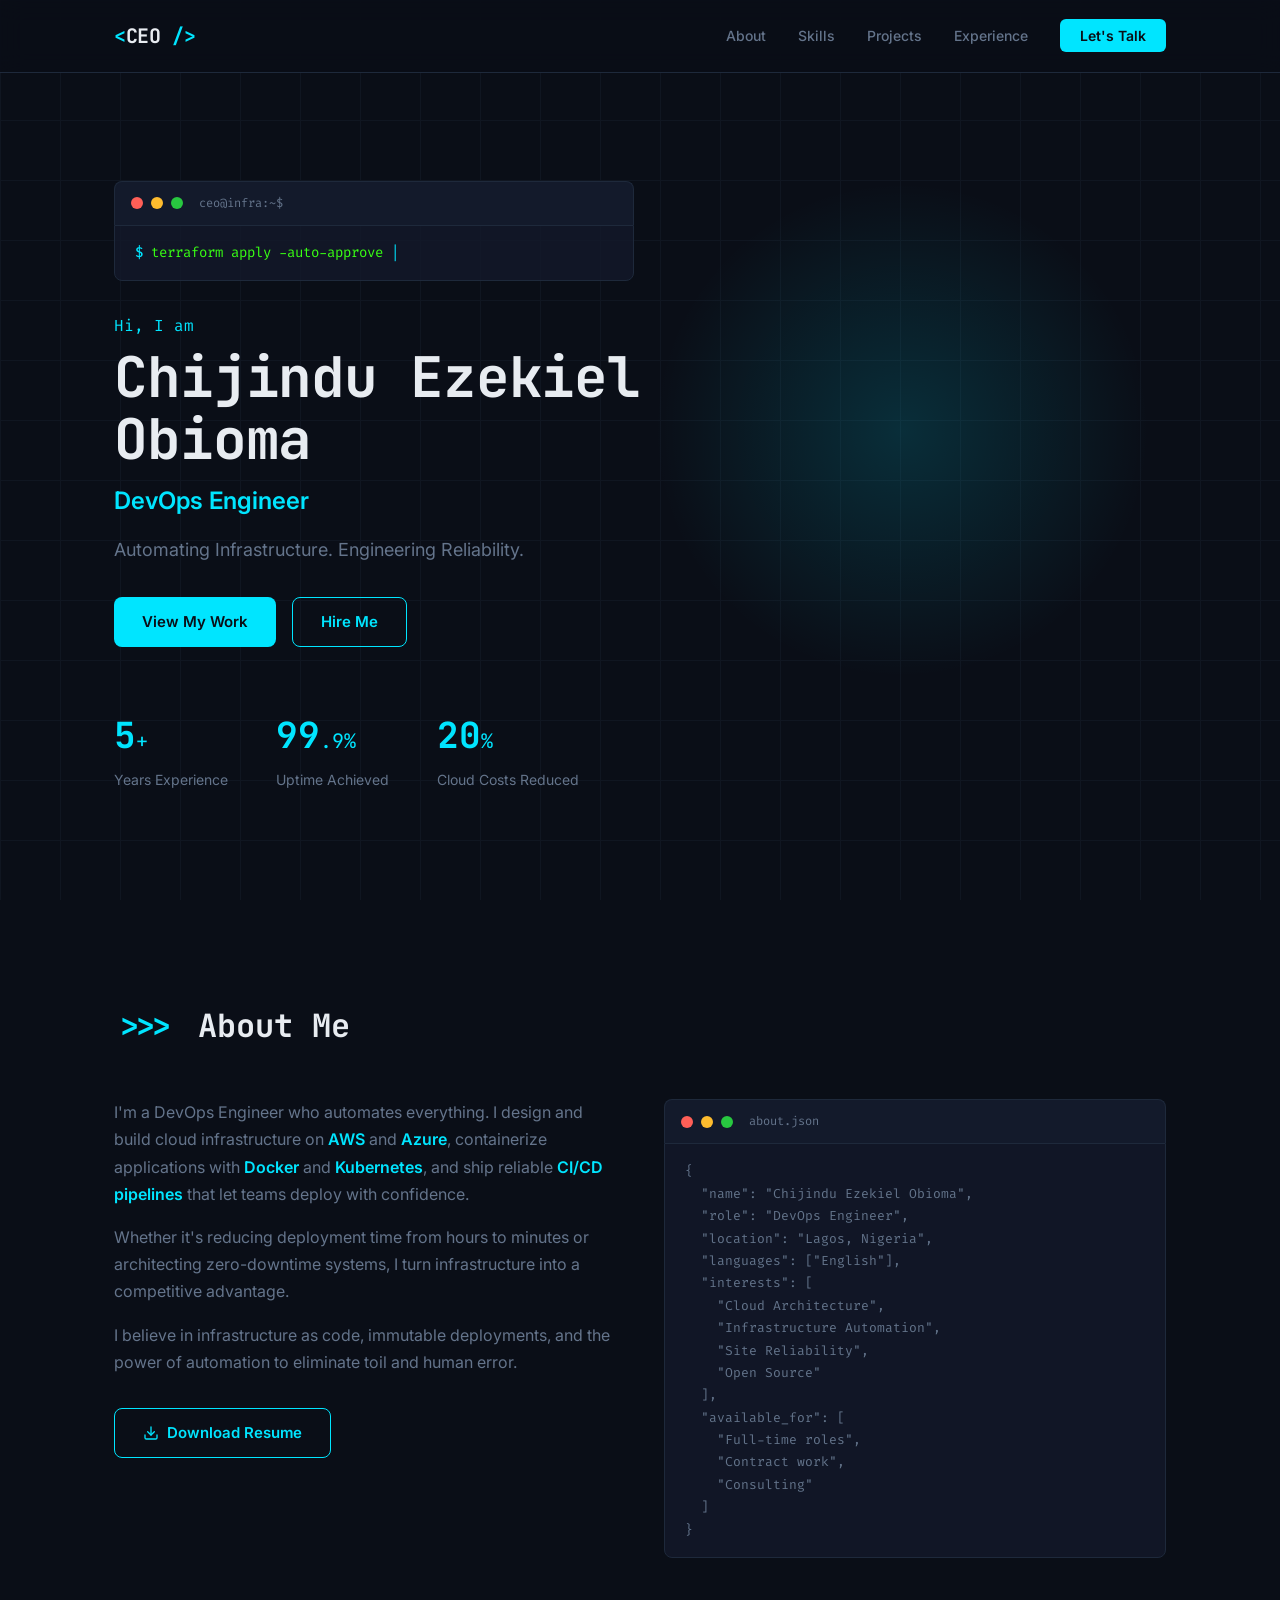
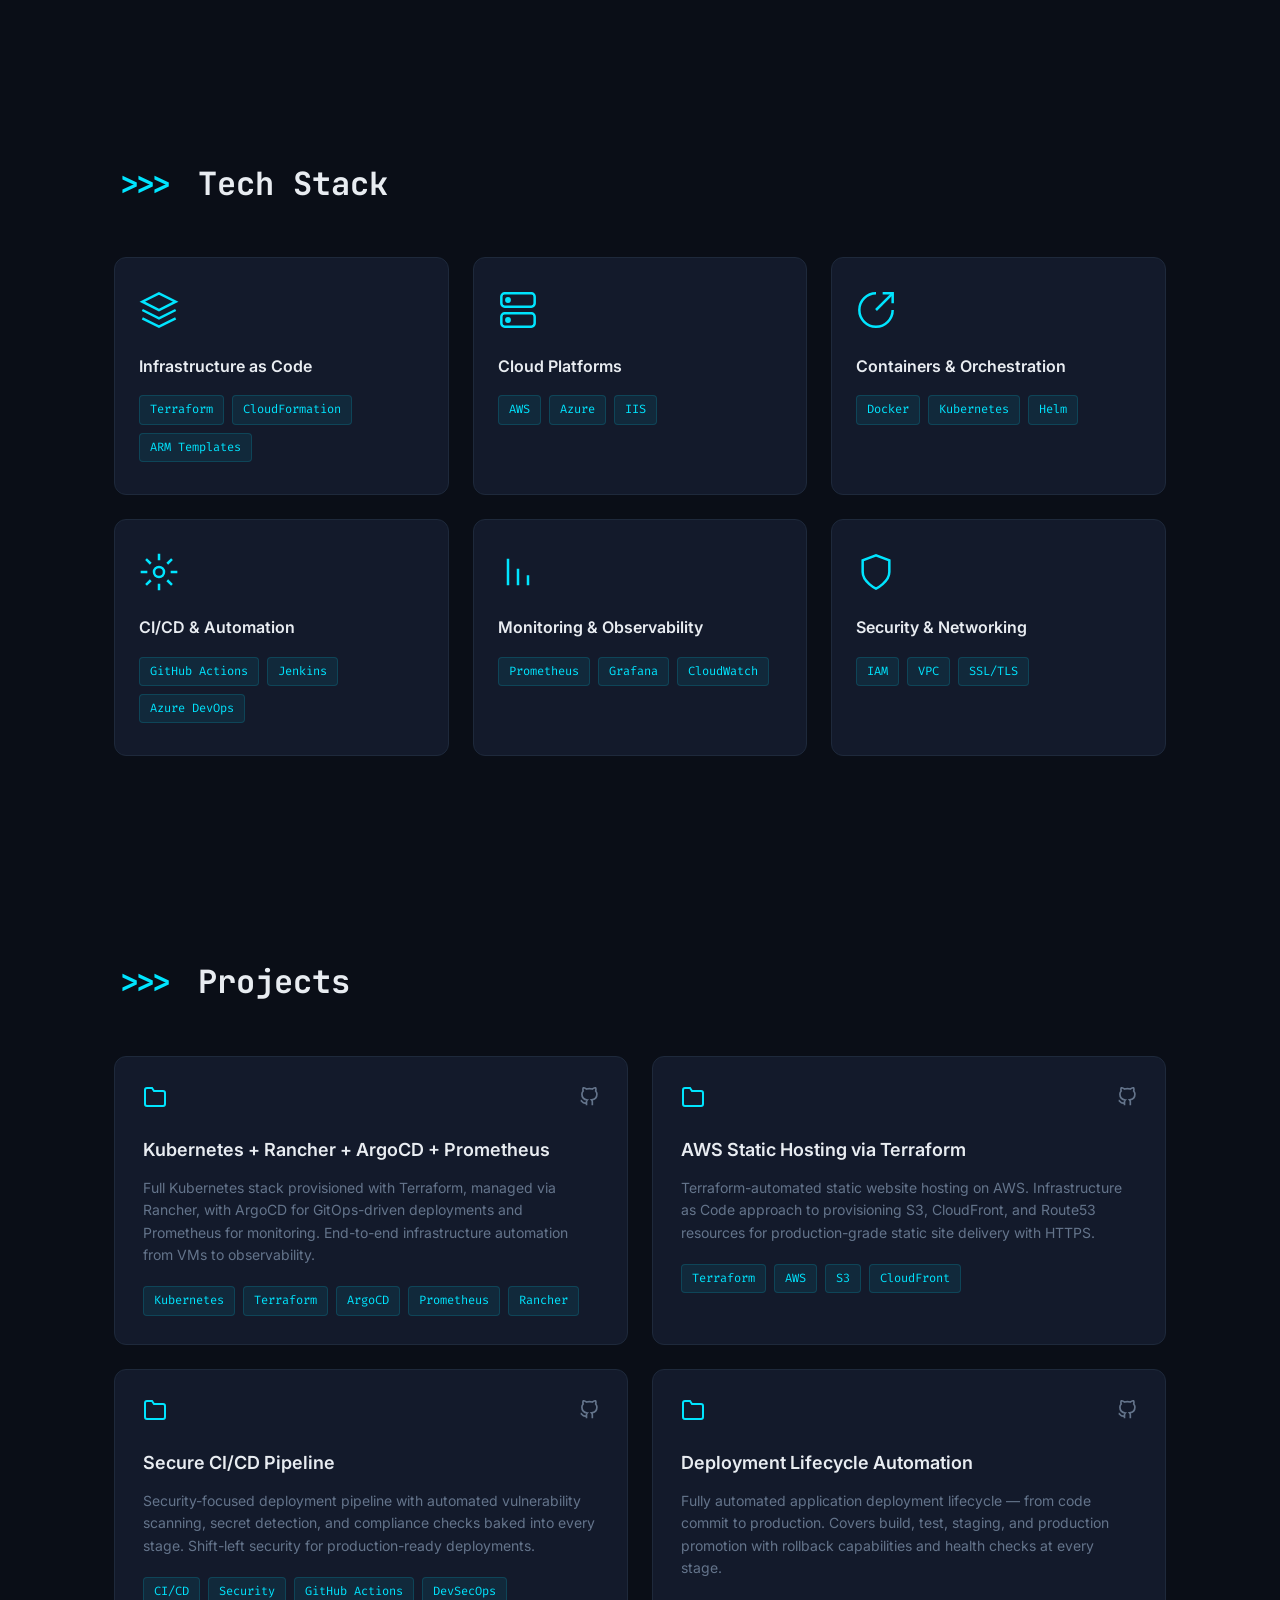
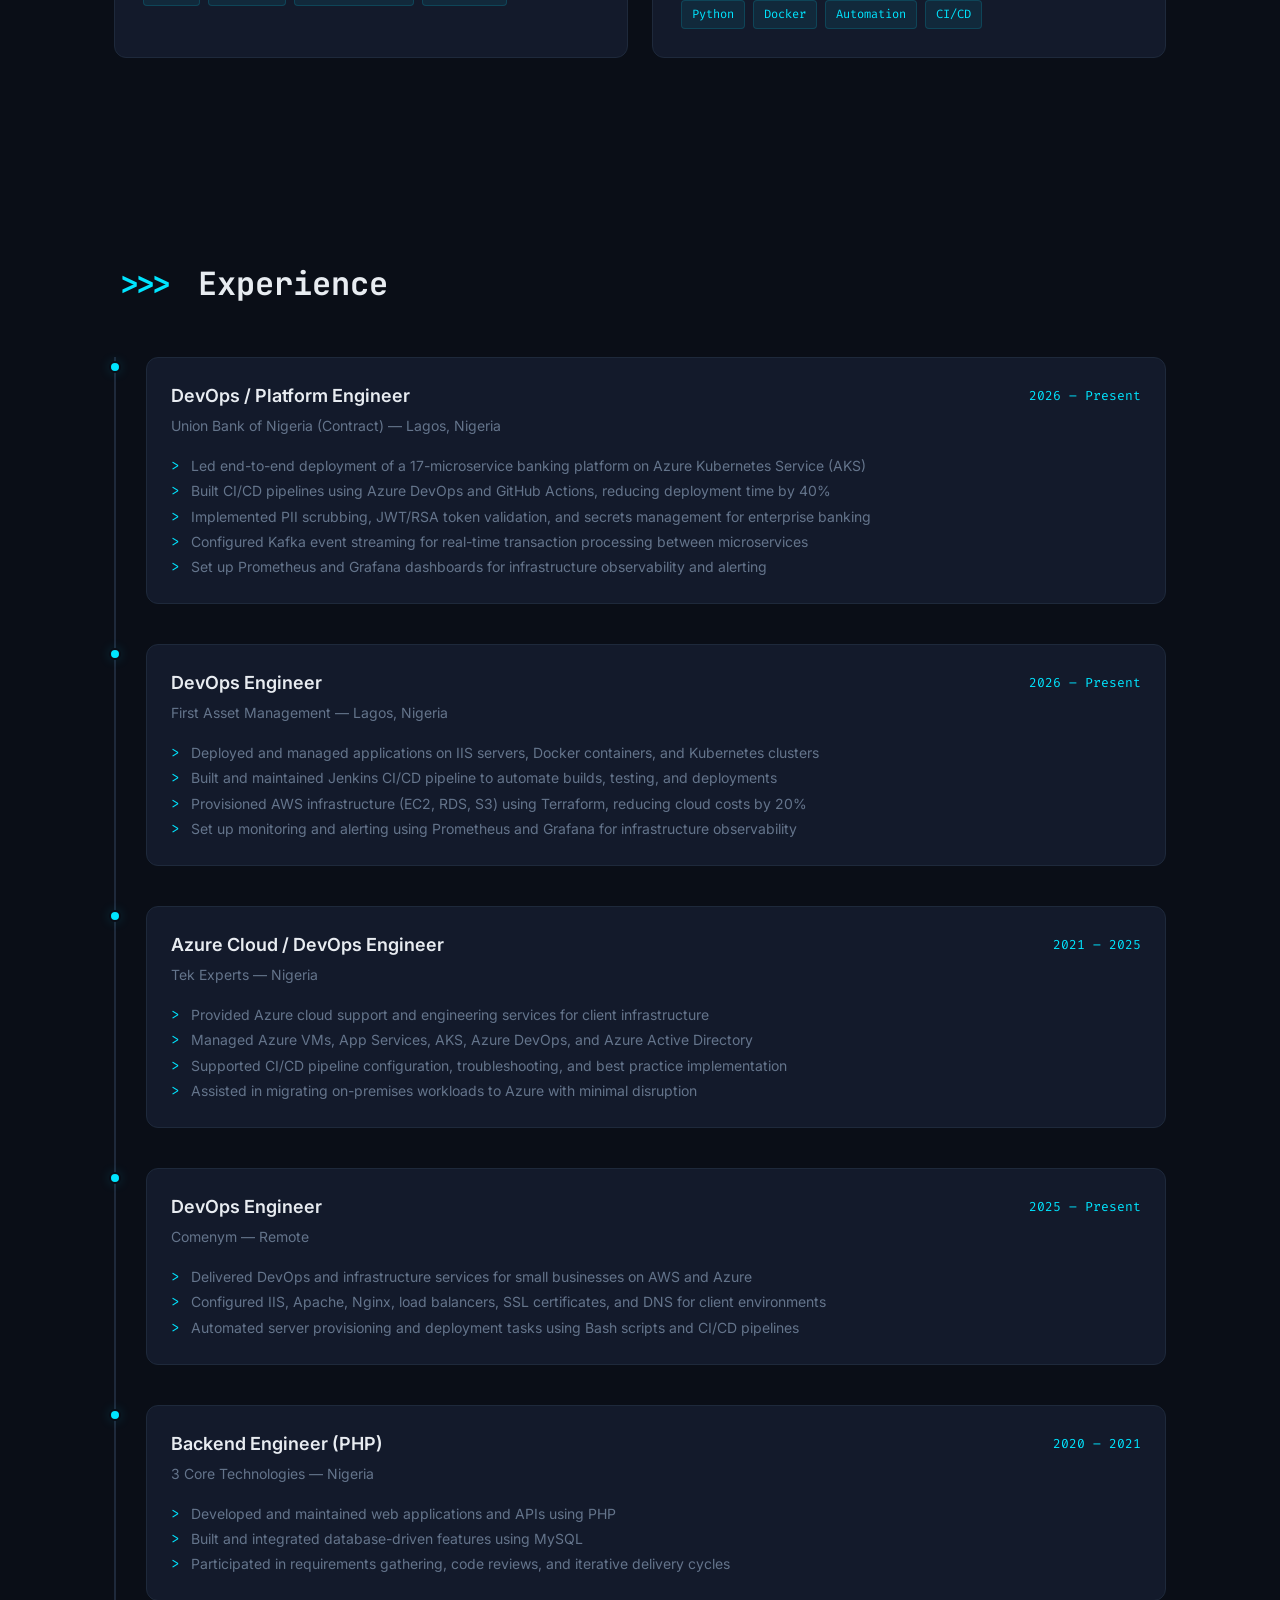
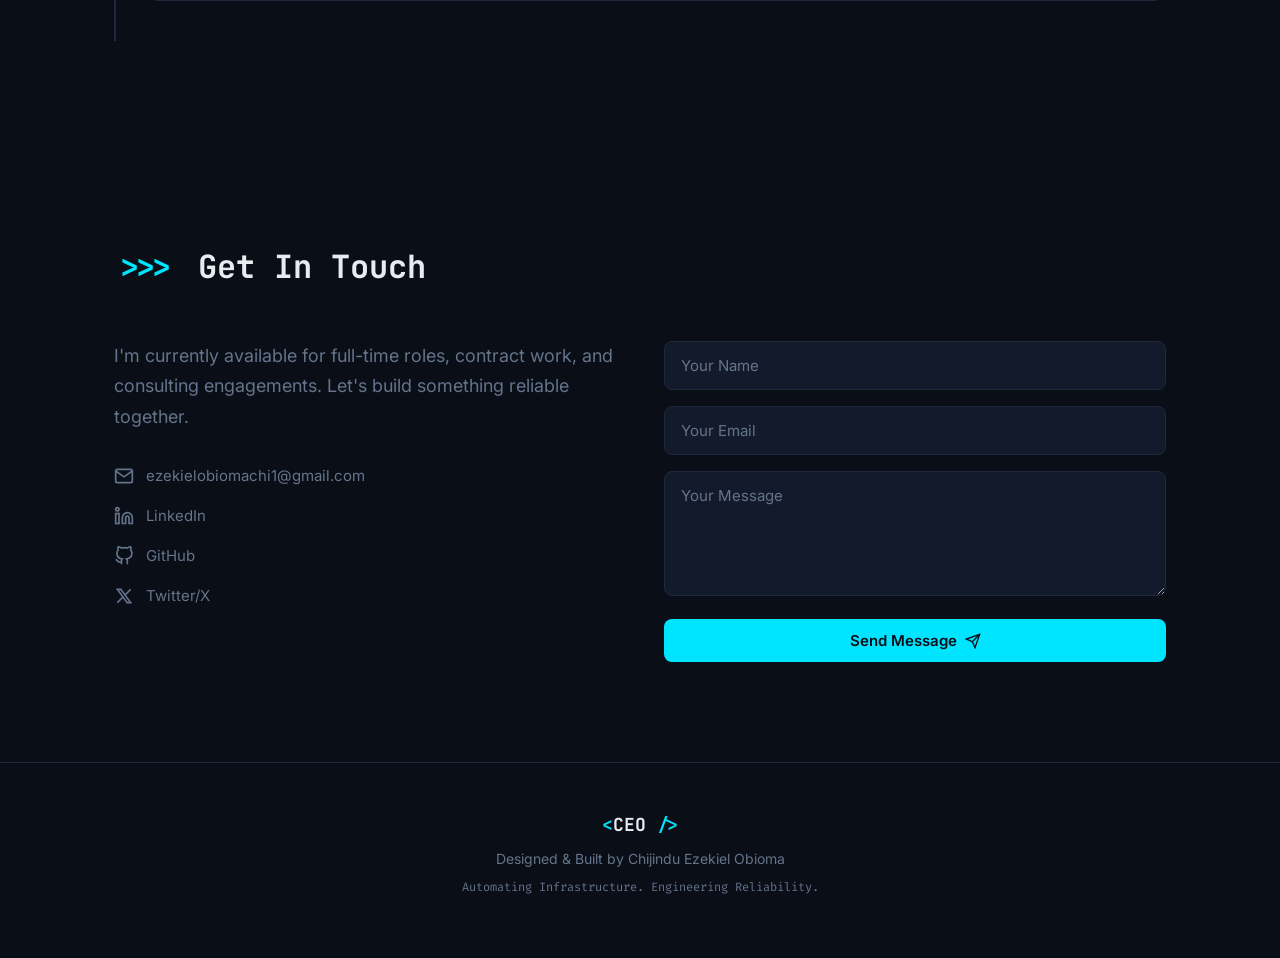
<file: portfolio/index.html>
<!DOCTYPE html>
<html lang="en">
<head>
    <meta charset="UTF-8">
    <meta name="viewport" content="width=device-width, initial-scale=1.0">
    <title>Chijindu Ezekiel Obioma — DevOps Engineer</title>
    <meta name="description" content="DevOps Engineer specializing in Terraform, AWS, Azure, Docker, Kubernetes, and CI/CD automation. Automating infrastructure. Engineering reliability.">
    <meta name="keywords" content="DevOps, Cloud Engineer, Terraform, AWS, Azure, Docker, Kubernetes, CI/CD, Infrastructure as Code">

    <!-- Open Graph -->
    <meta property="og:title" content="Chijindu Ezekiel Obioma — DevOps Engineer">
    <meta property="og:description" content="Automating Infrastructure. Engineering Reliability.">
    <meta property="og:type" content="website">
    <meta property="og:image" content="og-image.png">

    <!-- Fonts -->
    <link rel="preconnect" href="https://fonts.googleapis.com">
    <link rel="preconnect" href="https://fonts.gstatic.com" crossorigin>
    <link href="https://fonts.googleapis.com/css2?family=Fira+Code:wght@400;500&family=Inter:wght@400;500;600;700&family=JetBrains+Mono:wght@700&display=swap" rel="stylesheet">

    <link rel="stylesheet" href="styles.css">
</head>
<body>
    <!-- Navigation -->
    <nav class="nav" id="nav">
        <div class="nav__container">
            <a href="#" class="nav__logo">
                <span class="logo-bracket">&lt;</span>CEO<span class="logo-bracket"> /&gt;</span>
            </a>
            <ul class="nav__links">
                <li><a href="#about">About</a></li>
                <li><a href="#skills">Skills</a></li>
                <li><a href="#projects">Projects</a></li>
                <li><a href="#experience">Experience</a></li>
                <li><a href="#contact" class="nav__cta">Let's Talk</a></li>
            </ul>
            <button class="nav__toggle" id="navToggle" aria-label="Toggle menu">
                <span></span>
                <span></span>
                <span></span>
            </button>
        </div>
    </nav>

    <!-- Hero Section -->
    <section class="hero" id="hero">
        <div class="hero__grid-bg"></div>
        <div class="hero__glow"></div>
        <div class="hero__container">
            <div class="hero__terminal">
                <div class="terminal__header">
                    <span class="terminal__dot terminal__dot--red"></span>
                    <span class="terminal__dot terminal__dot--yellow"></span>
                    <span class="terminal__dot terminal__dot--green"></span>
                    <span class="terminal__title">ceo@infra:~$</span>
                </div>
                <div class="terminal__body">
                    <p class="terminal__line">
                        <span class="terminal__prompt">$</span>
                        <span class="terminal__text" id="typewriter"></span>
                        <span class="terminal__cursor">|</span>
                    </p>
                </div>
            </div>
            <div class="hero__content">
                <p class="hero__greeting">Hi, I am</p>
                <h1 class="hero__name">Chijindu Ezekiel<br>Obioma</h1>
                <h2 class="hero__title">DevOps Engineer</h2>
                <p class="hero__tagline">Automating Infrastructure. Engineering Reliability.</p>
                <div class="hero__actions">
                    <a href="#projects" class="btn btn--primary">View My Work</a>
                    <a href="#contact" class="btn btn--outline">Hire Me</a>
                </div>
            </div>
            <div class="hero__stats">
                <div class="stat">
                    <span class="stat__number" data-count="5">0</span><span class="stat__suffix">+</span>
                    <span class="stat__label">Years Experience</span>
                </div>
                <div class="stat">
                    <span class="stat__number" data-count="99">0</span><span class="stat__suffix">.9%</span>
                    <span class="stat__label">Uptime Achieved</span>
                </div>
                <div class="stat">
                    <span class="stat__number" data-count="20">0</span><span class="stat__suffix">%</span>
                    <span class="stat__label">Cloud Costs Reduced</span>
                </div>
            </div>
        </div>
    </section>

    <!-- About Section -->
    <section class="section about" id="about">
        <div class="container">
            <h2 class="section__title">
                <span class="section__arrow">&gt;&gt;&gt;</span> About Me
            </h2>
            <div class="about__grid">
                <div class="about__text">
                    <p>I'm a DevOps Engineer who automates everything. I design and build cloud infrastructure on <strong>AWS</strong> and <strong>Azure</strong>, containerize applications with <strong>Docker</strong> and <strong>Kubernetes</strong>, and ship reliable <strong>CI/CD pipelines</strong> that let teams deploy with confidence.</p>
                    <p>Whether it's reducing deployment time from hours to minutes or architecting zero-downtime systems, I turn infrastructure into a competitive advantage.</p>
                    <p>I believe in infrastructure as code, immutable deployments, and the power of automation to eliminate toil and human error.</p>
                    <a href="resume.pdf" class="btn btn--outline" download>
                        <svg width="16" height="16" viewBox="0 0 24 24" fill="none" stroke="currentColor" stroke-width="2" stroke-linecap="round" stroke-linejoin="round"><path d="M21 15v4a2 2 0 0 1-2 2H5a2 2 0 0 1-2-2v-4"/><polyline points="7 10 12 15 17 10"/><line x1="12" y1="15" x2="12" y2="3"/></svg>
                        Download Resume
                    </a>
                </div>
                <div class="about__terminal">
                    <div class="terminal__header">
                        <span class="terminal__dot terminal__dot--red"></span>
                        <span class="terminal__dot terminal__dot--yellow"></span>
                        <span class="terminal__dot terminal__dot--green"></span>
                        <span class="terminal__title">about.json</span>
                    </div>
                    <div class="terminal__body">
<pre><code>{
  "name": "Chijindu Ezekiel Obioma",
  "role": "DevOps Engineer",
  "location": "Lagos, Nigeria",
  "languages": ["English"],
  "interests": [
    "Cloud Architecture",
    "Infrastructure Automation",
    "Site Reliability",
    "Open Source"
  ],
  "available_for": [
    "Full-time roles",
    "Contract work",
    "Consulting"
  ]
}</code></pre>
                    </div>
                </div>
            </div>
        </div>
    </section>

    <!-- Skills Section -->
    <section class="section skills" id="skills">
        <div class="container">
            <h2 class="section__title">
                <span class="section__arrow">&gt;&gt;&gt;</span> Tech Stack
            </h2>
            <div class="skills__grid">
                <div class="skill-card">
                    <div class="skill-card__icon">
                        <svg width="40" height="40" viewBox="0 0 24 24" fill="none" stroke="#00E5FF" stroke-width="1.5"><path d="M12 2L2 7l10 5 10-5-10-5zM2 17l10 5 10-5M2 12l10 5 10-5"/></svg>
                    </div>
                    <h3>Infrastructure as Code</h3>
                    <div class="skill-card__tags">
                        <span class="tag">Terraform</span>
                        <span class="tag">CloudFormation</span>
                        <span class="tag">ARM Templates</span>
                    </div>
                </div>

                <div class="skill-card">
                    <div class="skill-card__icon">
                        <svg width="40" height="40" viewBox="0 0 24 24" fill="none" stroke="#00E5FF" stroke-width="1.5"><rect x="2" y="2" width="20" height="8" rx="2"/><rect x="2" y="14" width="20" height="8" rx="2"/><circle cx="6" cy="6" r="1" fill="#00E5FF"/><circle cx="6" cy="18" r="1" fill="#00E5FF"/></svg>
                    </div>
                    <h3>Cloud Platforms</h3>
                    <div class="skill-card__tags">
                        <span class="tag">AWS</span>
                        <span class="tag">Azure</span>
                        <span class="tag">IIS</span>
                    </div>
                </div>

                <div class="skill-card">
                    <div class="skill-card__icon">
                        <svg width="40" height="40" viewBox="0 0 24 24" fill="none" stroke="#00E5FF" stroke-width="1.5"><path d="M22 12A10 10 0 1 1 12 2"/><path d="M22 2L12 12"/><path d="M16 2h6v6"/></svg>
                    </div>
                    <h3>Containers & Orchestration</h3>
                    <div class="skill-card__tags">
                        <span class="tag">Docker</span>
                        <span class="tag">Kubernetes</span>
                        <span class="tag">Helm</span>
                    </div>
                </div>

                <div class="skill-card">
                    <div class="skill-card__icon">
                        <svg width="40" height="40" viewBox="0 0 24 24" fill="none" stroke="#00E5FF" stroke-width="1.5"><circle cx="12" cy="12" r="3"/><path d="M12 1v4M12 19v4M4.22 4.22l2.83 2.83M16.95 16.95l2.83 2.83M1 12h4M19 12h4M4.22 19.78l2.83-2.83M16.95 7.05l2.83-2.83"/></svg>
                    </div>
                    <h3>CI/CD & Automation</h3>
                    <div class="skill-card__tags">
                        <span class="tag">GitHub Actions</span>
                        <span class="tag">Jenkins</span>
                        <span class="tag">Azure DevOps</span>
                    </div>
                </div>

                <div class="skill-card">
                    <div class="skill-card__icon">
                        <svg width="40" height="40" viewBox="0 0 24 24" fill="none" stroke="#00E5FF" stroke-width="1.5"><path d="M12 20V10M6 20V4M18 20v-6"/></svg>
                    </div>
                    <h3>Monitoring & Observability</h3>
                    <div class="skill-card__tags">
                        <span class="tag">Prometheus</span>
                        <span class="tag">Grafana</span>
                        <span class="tag">CloudWatch</span>
                    </div>
                </div>

                <div class="skill-card">
                    <div class="skill-card__icon">
                        <svg width="40" height="40" viewBox="0 0 24 24" fill="none" stroke="#00E5FF" stroke-width="1.5"><path d="M12 22s8-4 8-10V5l-8-3-8 3v7c0 6 8 10 8 10z"/></svg>
                    </div>
                    <h3>Security & Networking</h3>
                    <div class="skill-card__tags">
                        <span class="tag">IAM</span>
                        <span class="tag">VPC</span>
                        <span class="tag">SSL/TLS</span>
                    </div>
                </div>
            </div>
        </div>
    </section>

    <!-- Projects Section -->
    <section class="section projects" id="projects">
        <div class="container">
            <h2 class="section__title">
                <span class="section__arrow">&gt;&gt;&gt;</span> Projects
            </h2>
            <div class="projects__grid">
                <article class="project-card">
                    <div class="project-card__header">
                        <span class="project-card__icon">
                            <svg width="24" height="24" viewBox="0 0 24 24" fill="none" stroke="#00E5FF" stroke-width="2"><path d="M22 19a2 2 0 0 1-2 2H4a2 2 0 0 1-2-2V5a2 2 0 0 1 2-2h5l2 3h9a2 2 0 0 1 2 2z"/></svg>
                        </span>
                        <div class="project-card__links">
                            <a href="https://github.com/obikiel/kubernetes-Rancher-Vms-Argo-Cd-Terraform-and-prometheus" target="_blank" aria-label="GitHub" class="project-card__link">
                                <svg width="20" height="20" viewBox="0 0 24 24" fill="none" stroke="currentColor" stroke-width="2"><path d="M9 19c-5 1.5-5-2.5-7-3m14 6v-3.87a3.37 3.37 0 0 0-.94-2.61c3.14-.35 6.44-1.54 6.44-7A5.44 5.44 0 0 0 20 4.77 5.07 5.07 0 0 0 19.91 1S18.73.65 16 2.48a13.38 13.38 0 0 0-7 0C6.27.65 5.09 1 5.09 1A5.07 5.07 0 0 0 5 4.77a5.44 5.44 0 0 0-1.5 3.78c0 5.42 3.3 6.61 6.44 7A3.37 3.37 0 0 0 9 18.13V22"/></svg>
                            </a>
                        </div>
                    </div>
                    <h3 class="project-card__title">Kubernetes + Rancher + ArgoCD + Prometheus</h3>
                    <p class="project-card__description">Full Kubernetes stack provisioned with Terraform, managed via Rancher, with ArgoCD for GitOps-driven deployments and Prometheus for monitoring. End-to-end infrastructure automation from VMs to observability.</p>
                    <div class="project-card__tags">
                        <span class="tag">Kubernetes</span>
                        <span class="tag">Terraform</span>
                        <span class="tag">ArgoCD</span>
                        <span class="tag">Prometheus</span>
                        <span class="tag">Rancher</span>
                    </div>
                </article>

                <article class="project-card">
                    <div class="project-card__header">
                        <span class="project-card__icon">
                            <svg width="24" height="24" viewBox="0 0 24 24" fill="none" stroke="#00E5FF" stroke-width="2"><path d="M22 19a2 2 0 0 1-2 2H4a2 2 0 0 1-2-2V5a2 2 0 0 1 2-2h5l2 3h9a2 2 0 0 1 2 2z"/></svg>
                        </span>
                        <div class="project-card__links">
                            <a href="https://github.com/obikiel/hosting-a-static-website-in-AWS-using-Terraform" target="_blank" aria-label="GitHub" class="project-card__link">
                                <svg width="20" height="20" viewBox="0 0 24 24" fill="none" stroke="currentColor" stroke-width="2"><path d="M9 19c-5 1.5-5-2.5-7-3m14 6v-3.87a3.37 3.37 0 0 0-.94-2.61c3.14-.35 6.44-1.54 6.44-7A5.44 5.44 0 0 0 20 4.77 5.07 5.07 0 0 0 19.91 1S18.73.65 16 2.48a13.38 13.38 0 0 0-7 0C6.27.65 5.09 1 5.09 1A5.07 5.07 0 0 0 5 4.77a5.44 5.44 0 0 0-1.5 3.78c0 5.42 3.3 6.61 6.44 7A3.37 3.37 0 0 0 9 18.13V22"/></svg>
                            </a>
                        </div>
                    </div>
                    <h3 class="project-card__title">AWS Static Hosting via Terraform</h3>
                    <p class="project-card__description">Terraform-automated static website hosting on AWS. Infrastructure as Code approach to provisioning S3, CloudFront, and Route53 resources for production-grade static site delivery with HTTPS.</p>
                    <div class="project-card__tags">
                        <span class="tag">Terraform</span>
                        <span class="tag">AWS</span>
                        <span class="tag">S3</span>
                        <span class="tag">CloudFront</span>
                    </div>
                </article>

                <article class="project-card">
                    <div class="project-card__header">
                        <span class="project-card__icon">
                            <svg width="24" height="24" viewBox="0 0 24 24" fill="none" stroke="#00E5FF" stroke-width="2"><path d="M22 19a2 2 0 0 1-2 2H4a2 2 0 0 1-2-2V5a2 2 0 0 1 2-2h5l2 3h9a2 2 0 0 1 2 2z"/></svg>
                        </span>
                        <div class="project-card__links">
                            <a href="https://github.com/obikiel/secure-pipeline" target="_blank" aria-label="GitHub" class="project-card__link">
                                <svg width="20" height="20" viewBox="0 0 24 24" fill="none" stroke="currentColor" stroke-width="2"><path d="M9 19c-5 1.5-5-2.5-7-3m14 6v-3.87a3.37 3.37 0 0 0-.94-2.61c3.14-.35 6.44-1.54 6.44-7A5.44 5.44 0 0 0 20 4.77 5.07 5.07 0 0 0 19.91 1S18.73.65 16 2.48a13.38 13.38 0 0 0-7 0C6.27.65 5.09 1 5.09 1A5.07 5.07 0 0 0 5 4.77a5.44 5.44 0 0 0-1.5 3.78c0 5.42 3.3 6.61 6.44 7A3.37 3.37 0 0 0 9 18.13V22"/></svg>
                            </a>
                        </div>
                    </div>
                    <h3 class="project-card__title">Secure CI/CD Pipeline</h3>
                    <p class="project-card__description">Security-focused deployment pipeline with automated vulnerability scanning, secret detection, and compliance checks baked into every stage. Shift-left security for production-ready deployments.</p>
                    <div class="project-card__tags">
                        <span class="tag">CI/CD</span>
                        <span class="tag">Security</span>
                        <span class="tag">GitHub Actions</span>
                        <span class="tag">DevSecOps</span>
                    </div>
                </article>

                <article class="project-card">
                    <div class="project-card__header">
                        <span class="project-card__icon">
                            <svg width="24" height="24" viewBox="0 0 24 24" fill="none" stroke="#00E5FF" stroke-width="2"><path d="M22 19a2 2 0 0 1-2 2H4a2 2 0 0 1-2-2V5a2 2 0 0 1 2-2h5l2 3h9a2 2 0 0 1 2 2z"/></svg>
                        </span>
                        <div class="project-card__links">
                            <a href="https://github.com/obikiel/deployment-lifecycle-of-my-app-automated-" target="_blank" aria-label="GitHub" class="project-card__link">
                                <svg width="20" height="20" viewBox="0 0 24 24" fill="none" stroke="currentColor" stroke-width="2"><path d="M9 19c-5 1.5-5-2.5-7-3m14 6v-3.87a3.37 3.37 0 0 0-.94-2.61c3.14-.35 6.44-1.54 6.44-7A5.44 5.44 0 0 0 20 4.77 5.07 5.07 0 0 0 19.91 1S18.73.65 16 2.48a13.38 13.38 0 0 0-7 0C6.27.65 5.09 1 5.09 1A5.07 5.07 0 0 0 5 4.77a5.44 5.44 0 0 0-1.5 3.78c0 5.42 3.3 6.61 6.44 7A3.37 3.37 0 0 0 9 18.13V22"/></svg>
                            </a>
                        </div>
                    </div>
                    <h3 class="project-card__title">Deployment Lifecycle Automation</h3>
                    <p class="project-card__description">Fully automated application deployment lifecycle — from code commit to production. Covers build, test, staging, and production promotion with rollback capabilities and health checks at every stage.</p>
                    <div class="project-card__tags">
                        <span class="tag">Python</span>
                        <span class="tag">Docker</span>
                        <span class="tag">Automation</span>
                        <span class="tag">CI/CD</span>
                    </div>
                </article>
            </div>
        </div>
    </section>

    <!-- Experience Section -->
    <section class="section experience" id="experience">
        <div class="container">
            <h2 class="section__title">
                <span class="section__arrow">&gt;&gt;&gt;</span> Experience
            </h2>
            <div class="timeline">
                <div class="timeline__item">
                    <div class="timeline__marker"></div>
                    <div class="timeline__content">
                        <div class="timeline__header">
                            <h3>DevOps / Platform Engineer</h3>
                            <span class="timeline__period">2026 – Present</span>
                        </div>
                        <p class="timeline__company">Union Bank of Nigeria (Contract) — Lagos, Nigeria</p>
                        <ul class="timeline__details">
                            <li>Led end-to-end deployment of a 17-microservice banking platform on Azure Kubernetes Service (AKS)</li>
                            <li>Built CI/CD pipelines using Azure DevOps and GitHub Actions, reducing deployment time by 40%</li>
                            <li>Implemented PII scrubbing, JWT/RSA token validation, and secrets management for enterprise banking</li>
                            <li>Configured Kafka event streaming for real-time transaction processing between microservices</li>
                            <li>Set up Prometheus and Grafana dashboards for infrastructure observability and alerting</li>
                        </ul>
                    </div>
                </div>

                <div class="timeline__item">
                    <div class="timeline__marker"></div>
                    <div class="timeline__content">
                        <div class="timeline__header">
                            <h3>DevOps Engineer</h3>
                            <span class="timeline__period">2026 – Present</span>
                        </div>
                        <p class="timeline__company">First Asset Management — Lagos, Nigeria</p>
                        <ul class="timeline__details">
                            <li>Deployed and managed applications on IIS servers, Docker containers, and Kubernetes clusters</li>
                            <li>Built and maintained Jenkins CI/CD pipeline to automate builds, testing, and deployments</li>
                            <li>Provisioned AWS infrastructure (EC2, RDS, S3) using Terraform, reducing cloud costs by 20%</li>
                            <li>Set up monitoring and alerting using Prometheus and Grafana for infrastructure observability</li>
                        </ul>
                    </div>
                </div>

                <div class="timeline__item">
                    <div class="timeline__marker"></div>
                    <div class="timeline__content">
                        <div class="timeline__header">
                            <h3>Azure Cloud / DevOps Engineer</h3>
                            <span class="timeline__period">2021 – 2025</span>
                        </div>
                        <p class="timeline__company">Tek Experts — Nigeria</p>
                        <ul class="timeline__details">
                            <li>Provided Azure cloud support and engineering services for client infrastructure</li>
                            <li>Managed Azure VMs, App Services, AKS, Azure DevOps, and Azure Active Directory</li>
                            <li>Supported CI/CD pipeline configuration, troubleshooting, and best practice implementation</li>
                            <li>Assisted in migrating on-premises workloads to Azure with minimal disruption</li>
                        </ul>
                    </div>
                </div>

                <div class="timeline__item">
                    <div class="timeline__marker"></div>
                    <div class="timeline__content">
                        <div class="timeline__header">
                            <h3>DevOps Engineer</h3>
                            <span class="timeline__period">2025 – Present</span>
                        </div>
                        <p class="timeline__company">Comenym — Remote</p>
                        <ul class="timeline__details">
                            <li>Delivered DevOps and infrastructure services for small businesses on AWS and Azure</li>
                            <li>Configured IIS, Apache, Nginx, load balancers, SSL certificates, and DNS for client environments</li>
                            <li>Automated server provisioning and deployment tasks using Bash scripts and CI/CD pipelines</li>
                        </ul>
                    </div>
                </div>

                <div class="timeline__item">
                    <div class="timeline__marker"></div>
                    <div class="timeline__content">
                        <div class="timeline__header">
                            <h3>Backend Engineer (PHP)</h3>
                            <span class="timeline__period">2020 – 2021</span>
                        </div>
                        <p class="timeline__company">3 Core Technologies — Nigeria</p>
                        <ul class="timeline__details">
                            <li>Developed and maintained web applications and APIs using PHP</li>
                            <li>Built and integrated database-driven features using MySQL</li>
                            <li>Participated in requirements gathering, code reviews, and iterative delivery cycles</li>
                        </ul>
                    </div>
                </div>
            </div>
        </div>
    </section>

    <!-- Contact Section -->
    <section class="section contact" id="contact">
        <div class="container">
            <h2 class="section__title">
                <span class="section__arrow">&gt;&gt;&gt;</span> Get In Touch
            </h2>
            <div class="contact__grid">
                <div class="contact__info">
                    <p class="contact__intro">I'm currently available for full-time roles, contract work, and consulting engagements. Let's build something reliable together.</p>
                    <div class="contact__links">
                        <a href="mailto:ezekielobiomachi1@gmail.com" class="contact__link">
                            <svg width="20" height="20" viewBox="0 0 24 24" fill="none" stroke="currentColor" stroke-width="2"><path d="M4 4h16c1.1 0 2 .9 2 2v12c0 1.1-.9 2-2 2H4c-1.1 0-2-.9-2-2V6c0-1.1.9-2 2-2z"/><polyline points="22,6 12,13 2,6"/></svg>
                            ezekielobiomachi1@gmail.com
                        </a>
                        <a href="https://www.linkedin.com/in/chijindu-obioma/" target="_blank" class="contact__link">
                            <svg width="20" height="20" viewBox="0 0 24 24" fill="none" stroke="currentColor" stroke-width="2"><path d="M16 8a6 6 0 0 1 6 6v7h-4v-7a2 2 0 0 0-2-2 2 2 0 0 0-2 2v7h-4v-7a6 6 0 0 1 6-6z"/><rect x="2" y="9" width="4" height="12"/><circle cx="4" cy="4" r="2"/></svg>
                            LinkedIn
                        </a>
                        <a href="https://github.com/obikiel" target="_blank" class="contact__link">
                            <svg width="20" height="20" viewBox="0 0 24 24" fill="none" stroke="currentColor" stroke-width="2"><path d="M9 19c-5 1.5-5-2.5-7-3m14 6v-3.87a3.37 3.37 0 0 0-.94-2.61c3.14-.35 6.44-1.54 6.44-7A5.44 5.44 0 0 0 20 4.77 5.07 5.07 0 0 0 19.91 1S18.73.65 16 2.48a13.38 13.38 0 0 0-7 0C6.27.65 5.09 1 5.09 1A5.07 5.07 0 0 0 5 4.77a5.44 5.44 0 0 0-1.5 3.78c0 5.42 3.3 6.61 6.44 7A3.37 3.37 0 0 0 9 18.13V22"/></svg>
                            GitHub
                        </a>
                        <a href="https://x.com/ChijinduObioma" target="_blank" class="contact__link">
                            <svg width="20" height="20" viewBox="0 0 24 24" fill="none" stroke="currentColor" stroke-width="2"><path d="M4 4l11.733 16h4.267l-11.733 -16zM4 20l6.768 -6.768M13.232 10.768L20 4"/></svg>
                            Twitter/X
                        </a>
                    </div>
                </div>
                <form class="contact__form" id="contactForm" action="https://api.web3forms.com/submit" method="POST">
                    <input type="hidden" name="access_key" value="df143deb-ceff-4b98-b060-46b6c71c1753">
                    <input type="hidden" name="subject" value="New message from your portfolio site">
                    <input type="hidden" name="from_name" value="Portfolio Contact Form">
                    <input type="checkbox" name="botcheck" class="hidden" style="display: none;">
                    <div class="form__group">
                        <input type="text" name="name" placeholder="Your Name" required>
                    </div>
                    <div class="form__group">
                        <input type="email" name="email" placeholder="Your Email" required>
                    </div>
                    <div class="form__group">
                        <textarea name="message" placeholder="Your Message" rows="5" required></textarea>
                    </div>
                    <input type="hidden" name="redirect" value="https://web3forms.com/success">
                    <button type="submit" class="btn btn--primary btn--full">
                        Send Message
                        <svg width="16" height="16" viewBox="0 0 24 24" fill="none" stroke="currentColor" stroke-width="2"><line x1="22" y1="2" x2="11" y2="13"/><polygon points="22 2 15 22 11 13 2 9 22 2"/></svg>
                    </button>
                </form>
            </div>
        </div>
    </section>

    <!-- Footer -->
    <footer class="footer">
        <div class="container">
            <div class="footer__content">
                <p class="footer__logo">
                    <span class="logo-bracket">&lt;</span>CEO<span class="logo-bracket"> /&gt;</span>
                </p>
                <p class="footer__copy">Designed & Built by Chijindu Ezekiel Obioma</p>
                <p class="footer__tagline">Automating Infrastructure. Engineering Reliability.</p>
            </div>
        </div>
    </footer>

    <script src="script.js"></script>
</body>
</html>
</file>
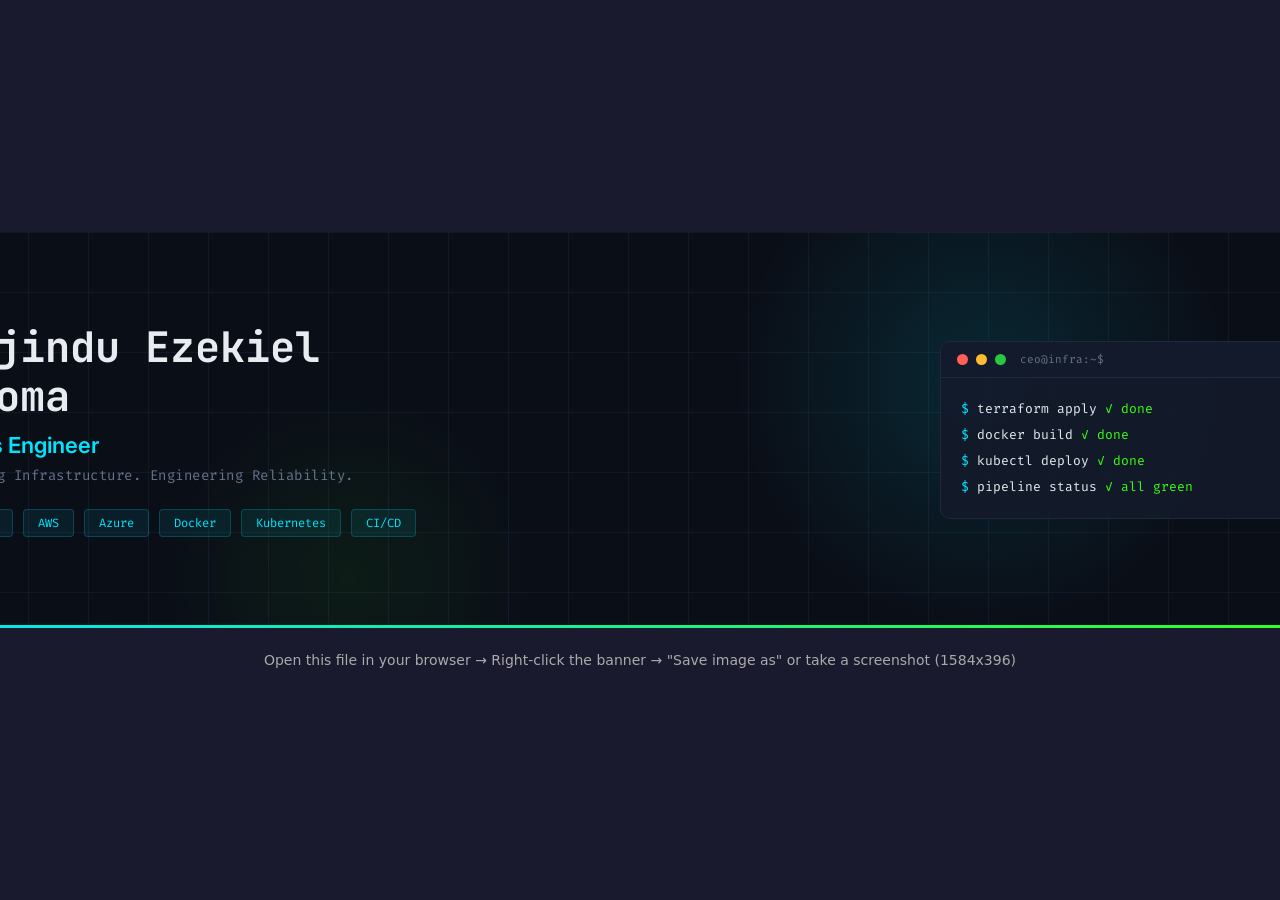
<file: social-assets/linkedin-banner.html>
<!DOCTYPE html>
<html lang="en">
<head>
    <meta charset="UTF-8">
    <title>LinkedIn Banner — Chijindu Ezekiel Obioma</title>
    <link rel="preconnect" href="https://fonts.googleapis.com">
    <link rel="preconnect" href="https://fonts.gstatic.com" crossorigin>
    <link href="https://fonts.googleapis.com/css2?family=Fira+Code:wght@400;500&family=Inter:wght@600&family=JetBrains+Mono:wght@700&display=swap" rel="stylesheet">
    <style>
        * { margin: 0; padding: 0; box-sizing: border-box; }
        body {
            display: flex;
            justify-content: center;
            align-items: center;
            min-height: 100vh;
            background: #1a1a2e;
            padding: 40px;
        }
        .banner {
            width: 1584px;
            height: 396px;
            background: #0A0E17;
            position: relative;
            overflow: hidden;
            font-family: 'Inter', sans-serif;
        }
        /* Grid background */
        .banner::before {
            content: '';
            position: absolute;
            inset: 0;
            background-image:
                linear-gradient(rgba(30,41,59,0.4) 1px, transparent 1px),
                linear-gradient(90deg, rgba(30,41,59,0.4) 1px, transparent 1px);
            background-size: 60px 60px;
        }
        /* Glow */
        .glow {
            position: absolute;
            top: -100px;
            right: 200px;
            width: 500px;
            height: 500px;
            background: radial-gradient(circle, rgba(0,229,255,0.12) 0%, transparent 70%);
        }
        .glow-2 {
            position: absolute;
            bottom: -150px;
            left: 300px;
            width: 400px;
            height: 400px;
            background: radial-gradient(circle, rgba(57,255,20,0.06) 0%, transparent 70%);
        }
        /* Content */
        .content {
            position: relative;
            z-index: 1;
            display: flex;
            align-items: center;
            justify-content: space-between;
            height: 100%;
            padding: 48px 72px;
        }
        .left {
            flex: 1;
        }
        .name {
            font-family: 'JetBrains Mono', monospace;
            font-size: 42px;
            font-weight: 700;
            color: #E8ECF1;
            line-height: 1.15;
            margin-bottom: 12px;
        }
        .role {
            font-family: 'Inter', sans-serif;
            font-size: 22px;
            font-weight: 600;
            color: #00E5FF;
            margin-bottom: 8px;
        }
        .tagline {
            font-family: 'Fira Code', monospace;
            font-size: 14px;
            color: #64748B;
            letter-spacing: 0.5px;
        }
        /* Tech badges */
        .tech-row {
            display: flex;
            gap: 10px;
            margin-top: 24px;
        }
        .tech-badge {
            font-family: 'Fira Code', monospace;
            font-size: 12px;
            color: #00E5FF;
            background: rgba(0,229,255,0.08);
            border: 1px solid rgba(0,229,255,0.2);
            padding: 5px 14px;
            border-radius: 4px;
        }
        /* Terminal on right */
        .right {
            width: 420px;
            flex-shrink: 0;
        }
        .terminal {
            background: rgba(19,26,43,0.9);
            border: 1px solid #1E293B;
            border-radius: 10px;
            overflow: hidden;
        }
        .terminal-header {
            display: flex;
            align-items: center;
            gap: 8px;
            padding: 10px 16px;
            background: rgba(19,26,43,1);
            border-bottom: 1px solid #1E293B;
        }
        .dot {
            width: 11px;
            height: 11px;
            border-radius: 50%;
        }
        .dot-r { background: #FF5F57; }
        .dot-y { background: #FEBC2E; }
        .dot-g { background: #28C840; }
        .terminal-title {
            font-family: 'Fira Code', monospace;
            font-size: 11px;
            color: #64748B;
            margin-left: 6px;
        }
        .terminal-body {
            padding: 18px 20px;
            font-family: 'Fira Code', monospace;
            font-size: 13px;
            line-height: 2;
        }
        .prompt {
            color: #00E5FF;
        }
        .cmd {
            color: #E8ECF1;
        }
        .success {
            color: #39FF14;
        }
        /* Bottom gradient line */
        .gradient-line {
            position: absolute;
            bottom: 0;
            left: 0;
            right: 0;
            height: 3px;
            background: linear-gradient(90deg, #00E5FF, #39FF14);
        }
        /* Instructions */
        .instructions {
            color: #aaa;
            text-align: center;
            margin-top: 24px;
            font-family: system-ui;
            font-size: 14px;
        }
    </style>
</head>
<body>
    <div>
        <div class="banner">
            <div class="glow"></div>
            <div class="glow-2"></div>
            <div class="content">
                <div class="left">
                    <div class="name">Chijindu Ezekiel<br>Obioma</div>
                    <div class="role">DevOps Engineer</div>
                    <div class="tagline">Automating Infrastructure. Engineering Reliability.</div>
                    <div class="tech-row">
                        <span class="tech-badge">Terraform</span>
                        <span class="tech-badge">AWS</span>
                        <span class="tech-badge">Azure</span>
                        <span class="tech-badge">Docker</span>
                        <span class="tech-badge">Kubernetes</span>
                        <span class="tech-badge">CI/CD</span>
                    </div>
                </div>
                <div class="right">
                    <div class="terminal">
                        <div class="terminal-header">
                            <span class="dot dot-r"></span>
                            <span class="dot dot-y"></span>
                            <span class="dot dot-g"></span>
                            <span class="terminal-title">ceo@infra:~$</span>
                        </div>
                        <div class="terminal-body">
                            <div><span class="prompt">$</span> <span class="cmd">terraform apply</span> <span class="success">✓ done</span></div>
                            <div><span class="prompt">$</span> <span class="cmd">docker build</span> <span class="success">✓ done</span></div>
                            <div><span class="prompt">$</span> <span class="cmd">kubectl deploy</span> <span class="success">✓ done</span></div>
                            <div><span class="prompt">$</span> <span class="cmd">pipeline status</span> <span class="success">✓ all green</span></div>
                        </div>
                    </div>
                </div>
            </div>
            <div class="gradient-line"></div>
        </div>
        <p class="instructions">Open this file in your browser → Right-click the banner → "Save image as" or take a screenshot (1584x396)</p>
    </div>
</body>
</html>
</file>
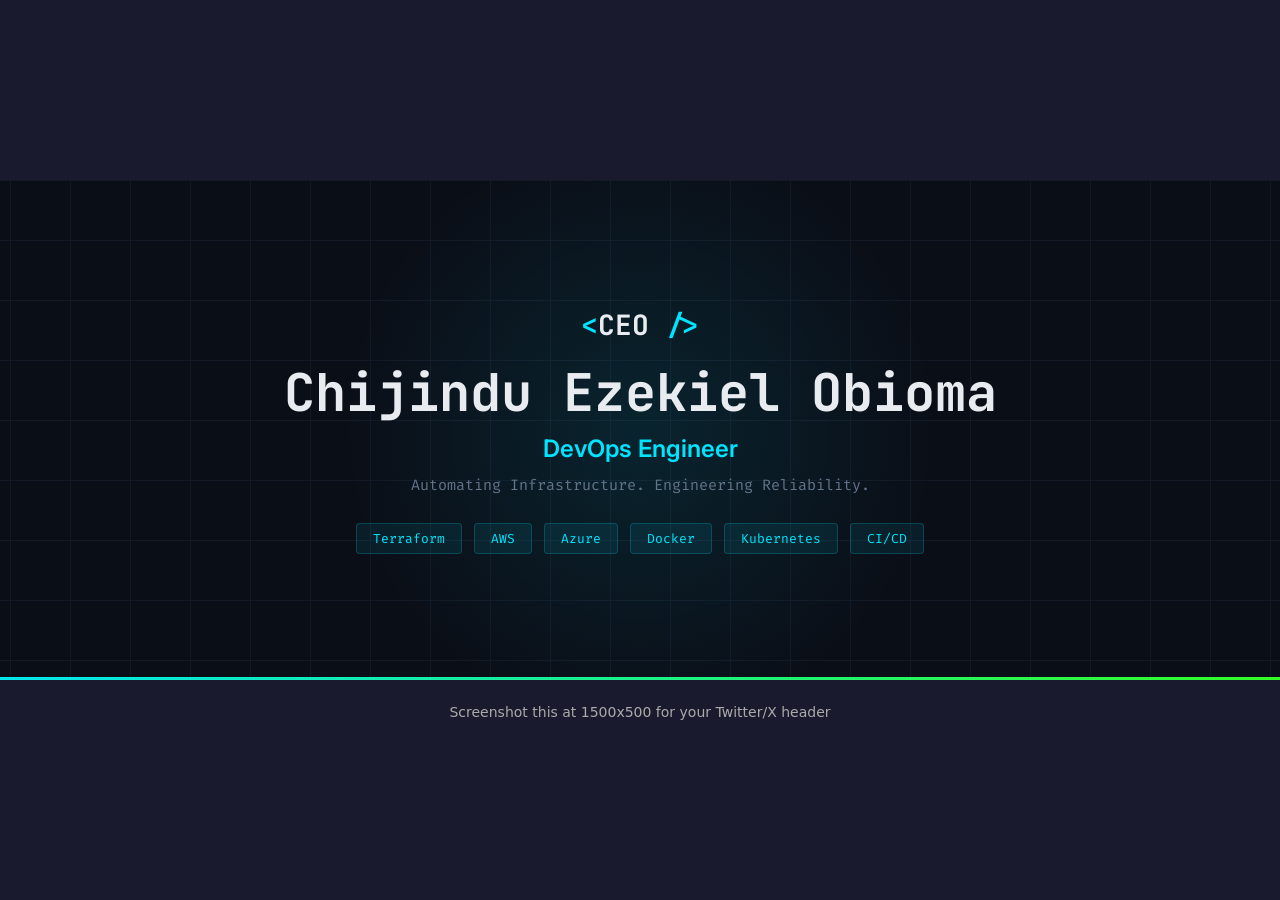
<file: social-assets/twitter-header.html>
<!DOCTYPE html>
<html lang="en">
<head>
    <meta charset="UTF-8">
    <title>Twitter/X Header — Chijindu Ezekiel Obioma</title>
    <link rel="preconnect" href="https://fonts.googleapis.com">
    <link rel="preconnect" href="https://fonts.gstatic.com" crossorigin>
    <link href="https://fonts.googleapis.com/css2?family=Fira+Code:wght@400;500&family=Inter:wght@600&family=JetBrains+Mono:wght@700&display=swap" rel="stylesheet">
    <style>
        * { margin: 0; padding: 0; box-sizing: border-box; }
        body {
            display: flex;
            flex-direction: column;
            justify-content: center;
            align-items: center;
            min-height: 100vh;
            background: #1a1a2e;
            padding: 40px;
        }
        .banner {
            width: 1500px;
            height: 500px;
            background: #0A0E17;
            position: relative;
            overflow: hidden;
        }
        .banner::before {
            content: '';
            position: absolute;
            inset: 0;
            background-image:
                linear-gradient(rgba(30,41,59,0.4) 1px, transparent 1px),
                linear-gradient(90deg, rgba(30,41,59,0.4) 1px, transparent 1px);
            background-size: 60px 60px;
        }
        .glow {
            position: absolute;
            top: 50%;
            left: 50%;
            transform: translate(-50%, -50%);
            width: 600px;
            height: 600px;
            background: radial-gradient(circle, rgba(0,229,255,0.1) 0%, transparent 70%);
        }
        .content {
            position: relative;
            z-index: 1;
            display: flex;
            flex-direction: column;
            align-items: center;
            justify-content: center;
            height: 100%;
            text-align: center;
            padding: 80px 60px;
        }
        .logo {
            font-family: 'JetBrains Mono', monospace;
            font-size: 28px;
            font-weight: 700;
            color: #E8ECF1;
            margin-bottom: 20px;
        }
        .logo-bracket {
            color: #00E5FF;
        }
        .name {
            font-family: 'JetBrains Mono', monospace;
            font-size: 52px;
            font-weight: 700;
            color: #E8ECF1;
            line-height: 1.15;
            margin-bottom: 12px;
        }
        .role {
            font-family: 'Inter', sans-serif;
            font-size: 24px;
            font-weight: 600;
            color: #00E5FF;
            margin-bottom: 12px;
        }
        .tagline {
            font-family: 'Fira Code', monospace;
            font-size: 15px;
            color: #64748B;
        }
        .tech-row {
            display: flex;
            gap: 12px;
            margin-top: 28px;
        }
        .tech-badge {
            font-family: 'Fira Code', monospace;
            font-size: 13px;
            color: #00E5FF;
            background: rgba(0,229,255,0.08);
            border: 1px solid rgba(0,229,255,0.2);
            padding: 6px 16px;
            border-radius: 4px;
        }
        .gradient-line {
            position: absolute;
            bottom: 0;
            left: 0;
            right: 0;
            height: 3px;
            background: linear-gradient(90deg, #00E5FF, #39FF14);
        }
        .instructions {
            color: #aaa;
            text-align: center;
            margin-top: 24px;
            font-family: system-ui;
            font-size: 14px;
        }
    </style>
</head>
<body>
    <div class="banner">
        <div class="glow"></div>
        <div class="content">
            <div class="logo"><span class="logo-bracket">&lt;</span>CEO<span class="logo-bracket"> /&gt;</span></div>
            <div class="name">Chijindu Ezekiel Obioma</div>
            <div class="role">DevOps Engineer</div>
            <div class="tagline">Automating Infrastructure. Engineering Reliability.</div>
            <div class="tech-row">
                <span class="tech-badge">Terraform</span>
                <span class="tech-badge">AWS</span>
                <span class="tech-badge">Azure</span>
                <span class="tech-badge">Docker</span>
                <span class="tech-badge">Kubernetes</span>
                <span class="tech-badge">CI/CD</span>
            </div>
        </div>
        <div class="gradient-line"></div>
    </div>
    <p class="instructions">Screenshot this at 1500x500 for your Twitter/X header</p>
</body>
</html>
</file>
<file: portfolio/styles.css>
/* ============================================
   Chijindu Ezekiel Obioma — Portfolio Styles
   Bold & Techy / Dark Mode
   ============================================ */

/* --- Reset & Base --- */
*, *::before, *::after {
    margin: 0;
    padding: 0;
    box-sizing: border-box;
}

:root {
    --bg-deep: #0A0E17;
    --bg-surface: #131A2B;
    --primary: #00E5FF;
    --secondary: #39FF14;
    --text: #E8ECF1;
    --text-muted: #64748B;
    --border: #1E293B;
    --amber: #FFAB00;
    --red: #FF3B5C;
    --glow-primary: rgba(0, 229, 255, 0.15);
    --glow-secondary: rgba(57, 255, 20, 0.1);
    --font-heading: 'JetBrains Mono', monospace;
    --font-body: 'Inter', sans-serif;
    --font-code: 'Fira Code', monospace;
}

html {
    scroll-behavior: smooth;
    scroll-padding-top: 80px;
}

body {
    font-family: var(--font-body);
    background-color: var(--bg-deep);
    color: var(--text);
    line-height: 1.6;
    overflow-x: hidden;
}

a {
    color: var(--primary);
    text-decoration: none;
    transition: color 0.2s;
}

a:hover {
    color: var(--secondary);
}

strong {
    color: var(--primary);
    font-weight: 600;
}

::selection {
    background: var(--primary);
    color: var(--bg-deep);
}

/* --- Layout --- */
.container {
    max-width: 1100px;
    margin: 0 auto;
    padding: 0 24px;
}

.section {
    padding: 100px 0;
    position: relative;
}

.section__title {
    font-family: var(--font-heading);
    font-size: 32px;
    font-weight: 700;
    margin-bottom: 48px;
    color: var(--text);
}

.section__arrow {
    color: var(--primary);
    margin-right: 8px;
}

/* --- Navigation --- */
.nav {
    position: fixed;
    top: 0;
    left: 0;
    right: 0;
    z-index: 1000;
    background: rgba(10, 14, 23, 0.85);
    backdrop-filter: blur(12px);
    border-bottom: 1px solid var(--border);
    transition: background 0.3s;
}

.nav__container {
    max-width: 1100px;
    margin: 0 auto;
    padding: 0 24px;
    display: flex;
    align-items: center;
    justify-content: space-between;
    height: 72px;
}

.nav__logo {
    font-family: var(--font-heading);
    font-size: 20px;
    font-weight: 700;
    color: var(--text);
    letter-spacing: -0.02em;
}

.logo-bracket {
    color: var(--primary);
}

.nav__links {
    display: flex;
    align-items: center;
    gap: 32px;
    list-style: none;
}

.nav__links a {
    color: var(--text-muted);
    font-size: 14px;
    font-weight: 500;
    transition: color 0.2s;
}

.nav__links a:hover {
    color: var(--text);
}

.nav__cta {
    background: var(--primary) !important;
    color: var(--bg-deep) !important;
    padding: 8px 20px;
    border-radius: 6px;
    font-weight: 600 !important;
}

.nav__cta:hover {
    background: var(--secondary) !important;
    color: var(--bg-deep) !important;
}

.nav__toggle {
    display: none;
    flex-direction: column;
    gap: 5px;
    background: none;
    border: none;
    cursor: pointer;
    padding: 4px;
}

.nav__toggle span {
    display: block;
    width: 24px;
    height: 2px;
    background: var(--text);
    transition: all 0.3s;
}

/* --- Hero --- */
.hero {
    min-height: 100vh;
    display: flex;
    align-items: center;
    position: relative;
    padding-top: 72px;
    overflow: hidden;
}

.hero__grid-bg {
    position: absolute;
    inset: 0;
    background-image:
        linear-gradient(var(--border) 1px, transparent 1px),
        linear-gradient(90deg, var(--border) 1px, transparent 1px);
    background-size: 60px 60px;
    opacity: 0.3;
}

.hero__glow {
    position: absolute;
    top: 20%;
    right: 10%;
    width: 500px;
    height: 500px;
    background: radial-gradient(circle, var(--glow-primary) 0%, transparent 70%);
    pointer-events: none;
}

.hero__container {
    max-width: 1100px;
    margin: 0 auto;
    padding: 0 24px;
    position: relative;
    z-index: 1;
    width: 100%;
}

.hero__terminal {
    margin-bottom: 32px;
    max-width: 520px;
}

.terminal__header {
    display: flex;
    align-items: center;
    gap: 8px;
    padding: 12px 16px;
    background: var(--bg-surface);
    border-radius: 8px 8px 0 0;
    border: 1px solid var(--border);
    border-bottom: none;
}

.terminal__dot {
    width: 12px;
    height: 12px;
    border-radius: 50%;
}

.terminal__dot--red { background: #FF5F57; }
.terminal__dot--yellow { background: #FEBC2E; }
.terminal__dot--green { background: #28C840; }

.terminal__title {
    color: var(--text-muted);
    font-family: var(--font-code);
    font-size: 12px;
    margin-left: 8px;
}

.terminal__body {
    padding: 16px 20px;
    background: rgba(19, 26, 43, 0.8);
    border: 1px solid var(--border);
    border-radius: 0 0 8px 8px;
    font-family: var(--font-code);
    font-size: 14px;
    color: var(--secondary);
    overflow-x: auto;
}

.terminal__body pre {
    margin: 0;
}

.terminal__body code {
    font-family: var(--font-code);
    font-size: 13px;
    color: var(--text-muted);
    line-height: 1.7;
}

.terminal__line {
    display: flex;
    align-items: center;
    gap: 8px;
}

.terminal__prompt {
    color: var(--primary);
    font-weight: 500;
}

.terminal__text {
    color: var(--secondary);
}

.terminal__cursor {
    color: var(--primary);
    animation: blink 1s step-end infinite;
}

@keyframes blink {
    0%, 100% { opacity: 1; }
    50% { opacity: 0; }
}

.hero__greeting {
    font-family: var(--font-code);
    font-size: 16px;
    color: var(--primary);
    margin-bottom: 8px;
}

.hero__name {
    font-family: var(--font-heading);
    font-size: 56px;
    font-weight: 700;
    line-height: 1.1;
    letter-spacing: -0.02em;
    color: var(--text);
    margin-bottom: 12px;
}

.hero__title {
    font-family: var(--font-body);
    font-size: 24px;
    font-weight: 600;
    color: var(--primary);
    margin-bottom: 16px;
}

.hero__tagline {
    font-size: 18px;
    color: var(--text-muted);
    margin-bottom: 32px;
    max-width: 500px;
}

.hero__actions {
    display: flex;
    gap: 16px;
    margin-bottom: 60px;
}

.hero__stats {
    display: flex;
    gap: 48px;
}

.stat {
    text-align: left;
}

.stat__number {
    font-family: var(--font-heading);
    font-size: 36px;
    font-weight: 700;
    color: var(--primary);
}

.stat__suffix {
    font-family: var(--font-heading);
    font-size: 20px;
    color: var(--primary);
}

.stat__label {
    display: block;
    font-size: 14px;
    color: var(--text-muted);
    margin-top: 4px;
}

/* --- Buttons --- */
.btn {
    display: inline-flex;
    align-items: center;
    gap: 8px;
    padding: 12px 28px;
    border-radius: 8px;
    font-size: 15px;
    font-weight: 600;
    cursor: pointer;
    transition: all 0.2s;
    border: none;
    font-family: var(--font-body);
}

.btn--primary {
    background: var(--primary);
    color: var(--bg-deep);
}

.btn--primary:hover {
    background: var(--secondary);
    color: var(--bg-deep);
    box-shadow: 0 0 24px var(--glow-secondary);
}

.btn--outline {
    background: transparent;
    color: var(--primary);
    border: 1px solid var(--primary);
}

.btn--outline:hover {
    background: var(--glow-primary);
    color: var(--text);
}

.btn--full {
    width: 100%;
    justify-content: center;
}

/* --- About --- */
.about__grid {
    display: grid;
    grid-template-columns: 1fr 1fr;
    gap: 48px;
    align-items: start;
}

.about__text p {
    margin-bottom: 16px;
    color: var(--text-muted);
    font-size: 16px;
    line-height: 1.7;
}

.about__text .btn {
    margin-top: 16px;
}

.about__terminal {
    position: sticky;
    top: 100px;
}

/* --- Skills --- */
.skills__grid {
    display: grid;
    grid-template-columns: repeat(3, 1fr);
    gap: 24px;
}

.skill-card {
    background: var(--bg-surface);
    border: 1px solid var(--border);
    border-radius: 12px;
    padding: 32px 24px;
    transition: all 0.3s;
    position: relative;
    overflow: hidden;
}

.skill-card::before {
    content: '';
    position: absolute;
    top: 0;
    left: 0;
    right: 0;
    height: 2px;
    background: linear-gradient(90deg, var(--primary), var(--secondary));
    opacity: 0;
    transition: opacity 0.3s;
}

.skill-card:hover {
    border-color: var(--primary);
    transform: translateY(-4px);
    box-shadow: 0 8px 32px rgba(0, 229, 255, 0.1);
}

.skill-card:hover::before {
    opacity: 1;
}

.skill-card__icon {
    margin-bottom: 16px;
}

.skill-card h3 {
    font-family: var(--font-body);
    font-size: 16px;
    font-weight: 600;
    color: var(--text);
    margin-bottom: 16px;
}

.skill-card__tags {
    display: flex;
    flex-wrap: wrap;
    gap: 8px;
}

.tag {
    font-family: var(--font-code);
    font-size: 12px;
    color: var(--primary);
    background: rgba(0, 229, 255, 0.08);
    padding: 4px 10px;
    border-radius: 4px;
    border: 1px solid rgba(0, 229, 255, 0.15);
}

/* --- Projects --- */
.projects__grid {
    display: grid;
    grid-template-columns: repeat(2, 1fr);
    gap: 24px;
}

.project-card {
    background: var(--bg-surface);
    border: 1px solid var(--border);
    border-radius: 12px;
    padding: 28px;
    transition: all 0.3s;
}

.project-card:hover {
    border-color: var(--primary);
    transform: translateY(-4px);
    box-shadow: 0 8px 32px rgba(0, 229, 255, 0.08);
}

.project-card__header {
    display: flex;
    align-items: center;
    justify-content: space-between;
    margin-bottom: 20px;
}

.project-card__links {
    display: flex;
    gap: 12px;
}

.project-card__link {
    color: var(--text-muted);
    transition: color 0.2s;
}

.project-card__link:hover {
    color: var(--primary);
}

.project-card__title {
    font-family: var(--font-body);
    font-size: 18px;
    font-weight: 600;
    color: var(--text);
    margin-bottom: 12px;
}

.project-card__description {
    font-size: 14px;
    color: var(--text-muted);
    line-height: 1.6;
    margin-bottom: 20px;
}

.project-card__tags {
    display: flex;
    flex-wrap: wrap;
    gap: 8px;
}

/* --- Experience Timeline --- */
.timeline {
    position: relative;
    padding-left: 32px;
}

.timeline::before {
    content: '';
    position: absolute;
    left: 0;
    top: 0;
    bottom: 0;
    width: 2px;
    background: var(--border);
}

.timeline__item {
    position: relative;
    padding-bottom: 40px;
}

.timeline__marker {
    position: absolute;
    left: -37px;
    top: 4px;
    width: 12px;
    height: 12px;
    border-radius: 50%;
    background: var(--primary);
    border: 2px solid var(--bg-deep);
    box-shadow: 0 0 12px var(--glow-primary);
}

.timeline__content {
    background: var(--bg-surface);
    border: 1px solid var(--border);
    border-radius: 12px;
    padding: 24px;
}

.timeline__header {
    display: flex;
    align-items: center;
    justify-content: space-between;
    margin-bottom: 4px;
}

.timeline__header h3 {
    font-size: 18px;
    font-weight: 600;
    color: var(--text);
}

.timeline__period {
    font-family: var(--font-code);
    font-size: 13px;
    color: var(--primary);
}

.timeline__company {
    font-size: 14px;
    color: var(--text-muted);
    margin-bottom: 16px;
}

.timeline__details {
    list-style: none;
}

.timeline__details li {
    position: relative;
    padding-left: 20px;
    font-size: 14px;
    color: var(--text-muted);
    line-height: 1.8;
}

.timeline__details li::before {
    content: '>';
    position: absolute;
    left: 0;
    color: var(--primary);
    font-family: var(--font-code);
}

.experience__note {
    margin-top: 24px;
    font-size: 13px;
    color: var(--amber);
    font-style: italic;
}

/* --- Contact --- */
.contact__grid {
    display: grid;
    grid-template-columns: 1fr 1fr;
    gap: 48px;
}

.contact__intro {
    font-size: 18px;
    color: var(--text-muted);
    line-height: 1.7;
    margin-bottom: 32px;
}

.contact__links {
    display: flex;
    flex-direction: column;
    gap: 16px;
}

.contact__link {
    display: flex;
    align-items: center;
    gap: 12px;
    color: var(--text-muted);
    font-size: 15px;
    transition: color 0.2s;
}

.contact__link:hover {
    color: var(--primary);
}

.contact__form {
    display: flex;
    flex-direction: column;
    gap: 16px;
}

.form__group input,
.form__group textarea {
    width: 100%;
    padding: 14px 16px;
    background: var(--bg-surface);
    border: 1px solid var(--border);
    border-radius: 8px;
    color: var(--text);
    font-family: var(--font-body);
    font-size: 15px;
    transition: border-color 0.2s;
    outline: none;
}

.form__group input::placeholder,
.form__group textarea::placeholder {
    color: var(--text-muted);
}

.form__group input:focus,
.form__group textarea:focus {
    border-color: var(--primary);
    box-shadow: 0 0 0 3px var(--glow-primary);
}

.form__group textarea {
    resize: vertical;
    min-height: 120px;
}

/* --- Footer --- */
.footer {
    padding: 48px 0;
    border-top: 1px solid var(--border);
    text-align: center;
}

.footer__content {
    display: flex;
    flex-direction: column;
    align-items: center;
    gap: 8px;
}

.footer__logo {
    font-family: var(--font-heading);
    font-size: 18px;
    font-weight: 700;
    color: var(--text);
}

.footer__copy {
    font-size: 14px;
    color: var(--text-muted);
}

.footer__tagline {
    font-size: 12px;
    color: var(--text-muted);
    font-family: var(--font-code);
}

/* --- Animations --- */
@keyframes fadeInUp {
    from {
        opacity: 0;
        transform: translateY(30px);
    }
    to {
        opacity: 1;
        transform: translateY(0);
    }
}

.animate-in {
    animation: fadeInUp 0.6s ease forwards;
}

/* --- Responsive --- */
@media (max-width: 768px) {
    .nav__links {
        display: none;
        position: absolute;
        top: 72px;
        left: 0;
        right: 0;
        background: rgba(10, 14, 23, 0.95);
        backdrop-filter: blur(12px);
        flex-direction: column;
        padding: 24px;
        gap: 16px;
        border-bottom: 1px solid var(--border);
    }

    .nav__links.active {
        display: flex;
    }

    .nav__toggle {
        display: flex;
    }

    .hero__name {
        font-size: 36px;
    }

    .hero__stats {
        flex-direction: column;
        gap: 24px;
    }

    .about__grid,
    .contact__grid {
        grid-template-columns: 1fr;
    }

    .skills__grid {
        grid-template-columns: 1fr 1fr;
    }

    .projects__grid {
        grid-template-columns: 1fr;
    }

    .section {
        padding: 64px 0;
    }

    .section__title {
        font-size: 24px;
    }
}

@media (max-width: 480px) {
    .skills__grid {
        grid-template-columns: 1fr;
    }

    .hero__name {
        font-size: 28px;
    }

    .hero__actions {
        flex-direction: column;
    }

    .timeline__header {
        flex-direction: column;
        align-items: flex-start;
        gap: 4px;
    }
}
</file>
